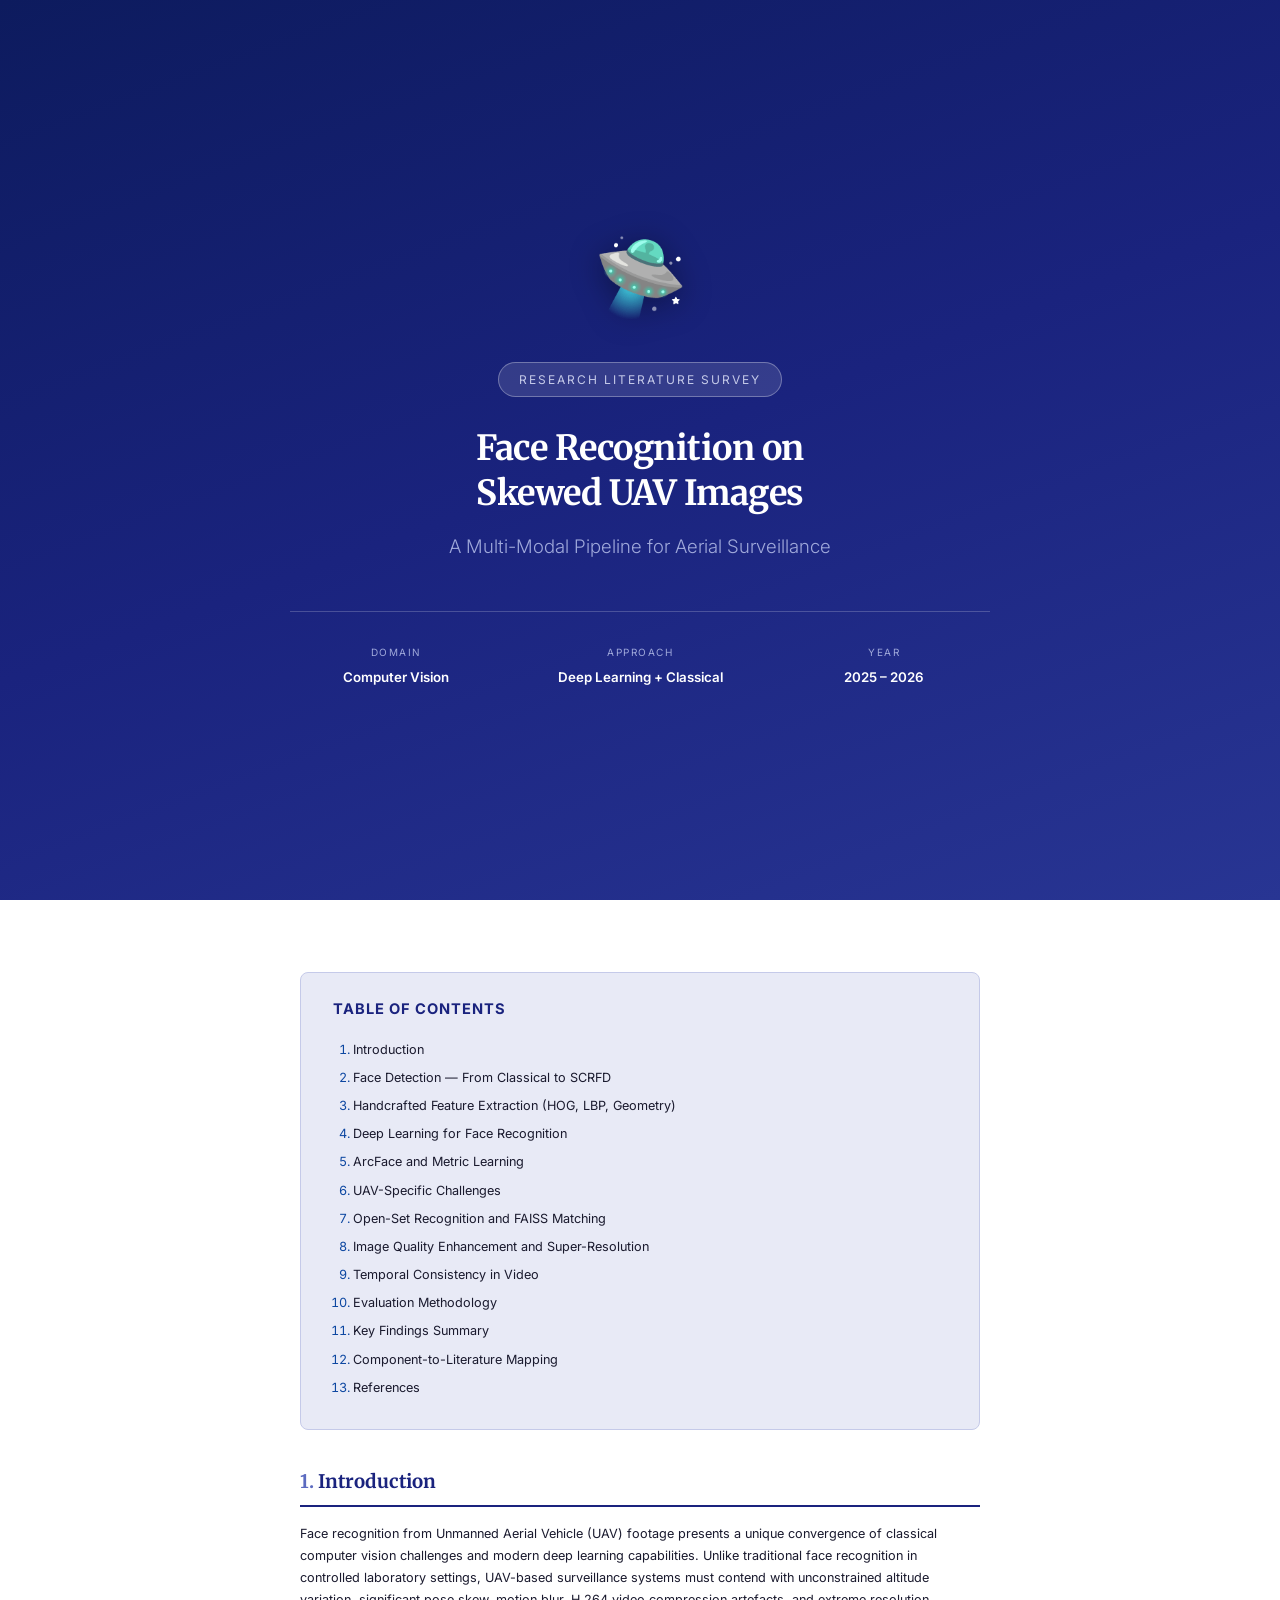
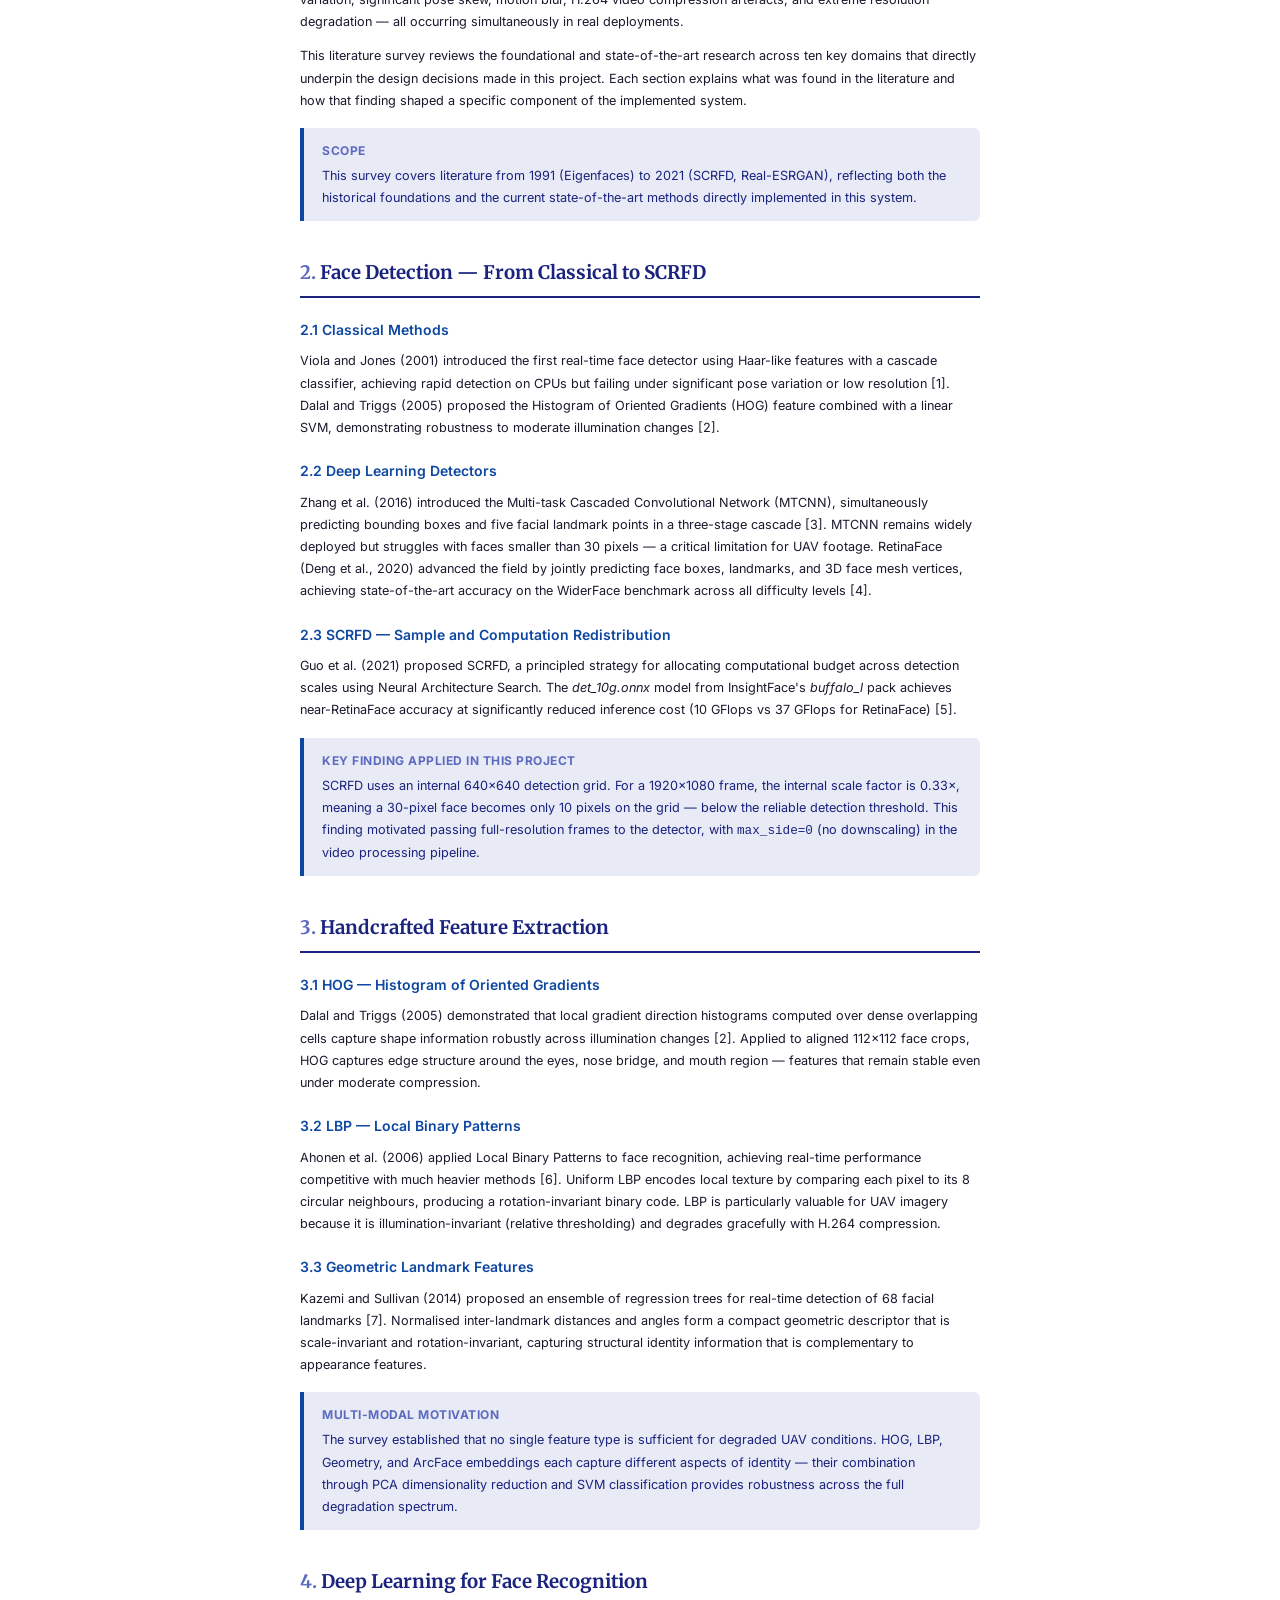
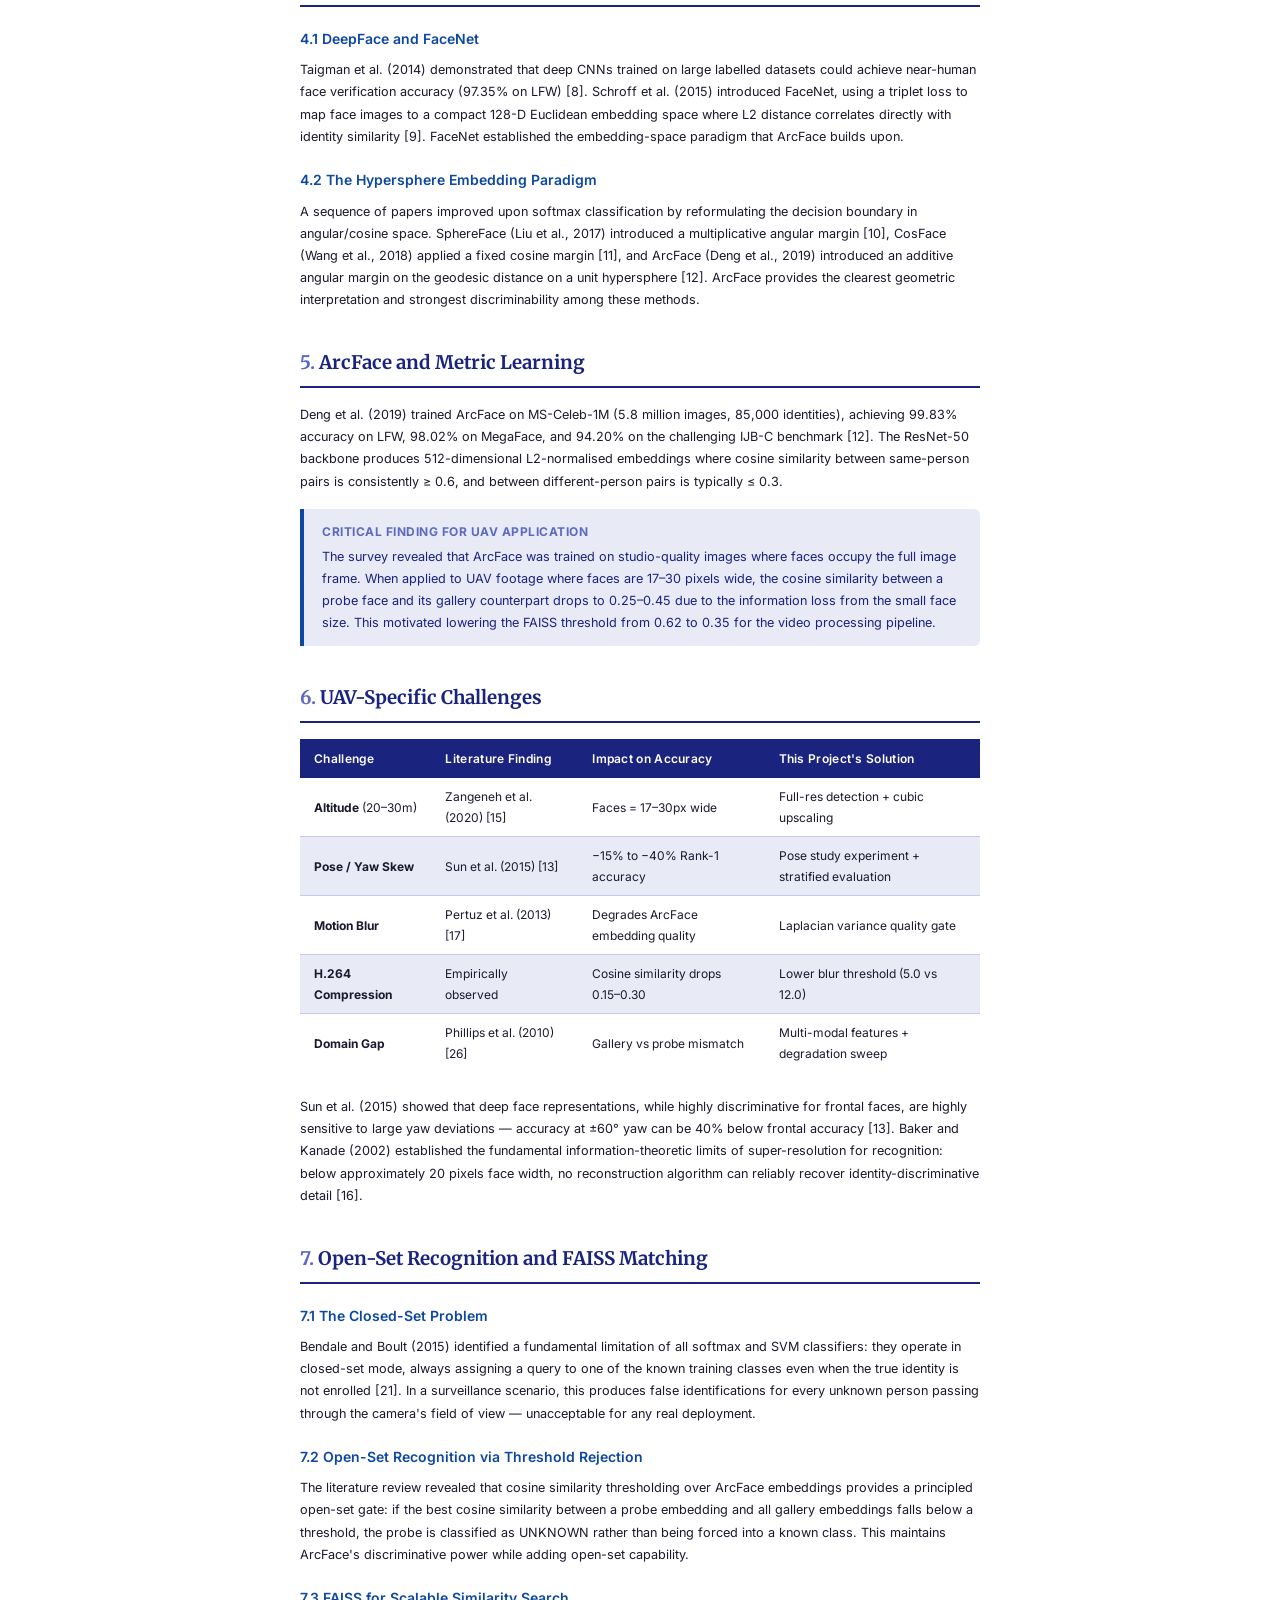
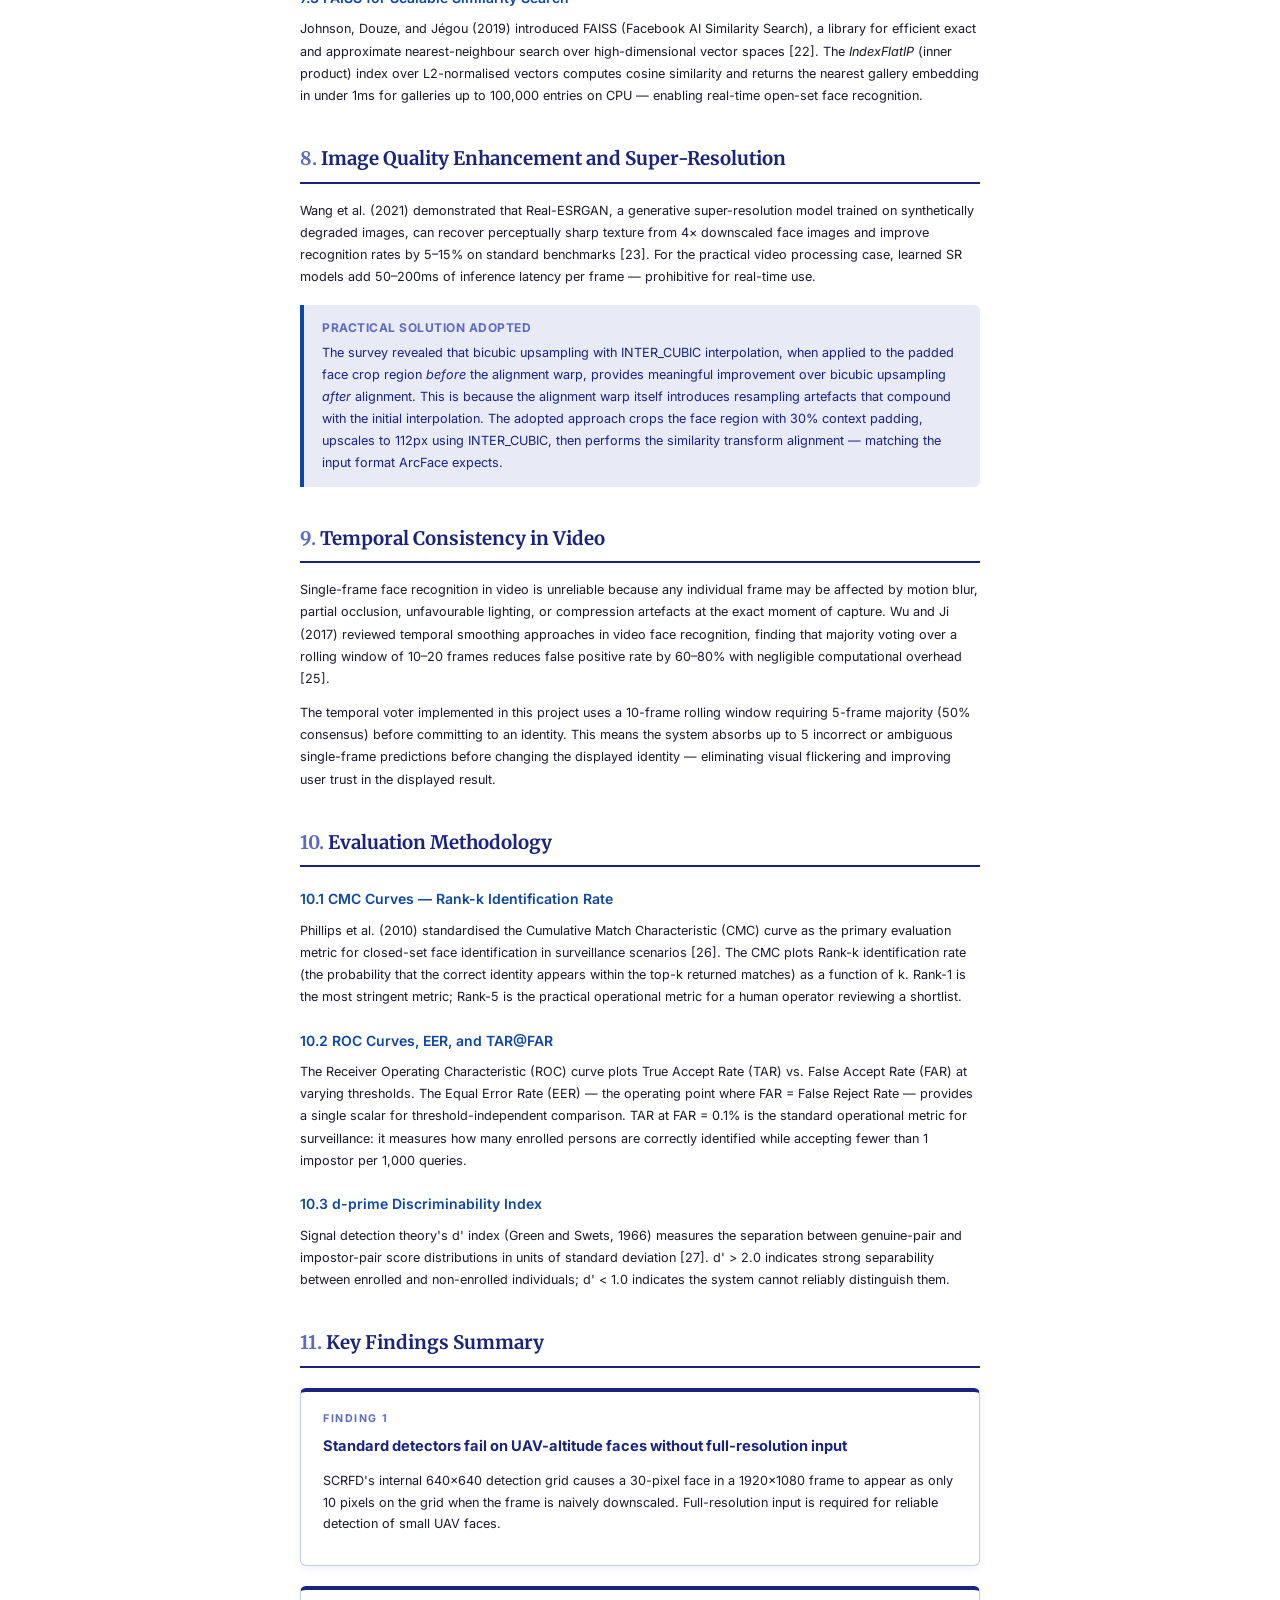
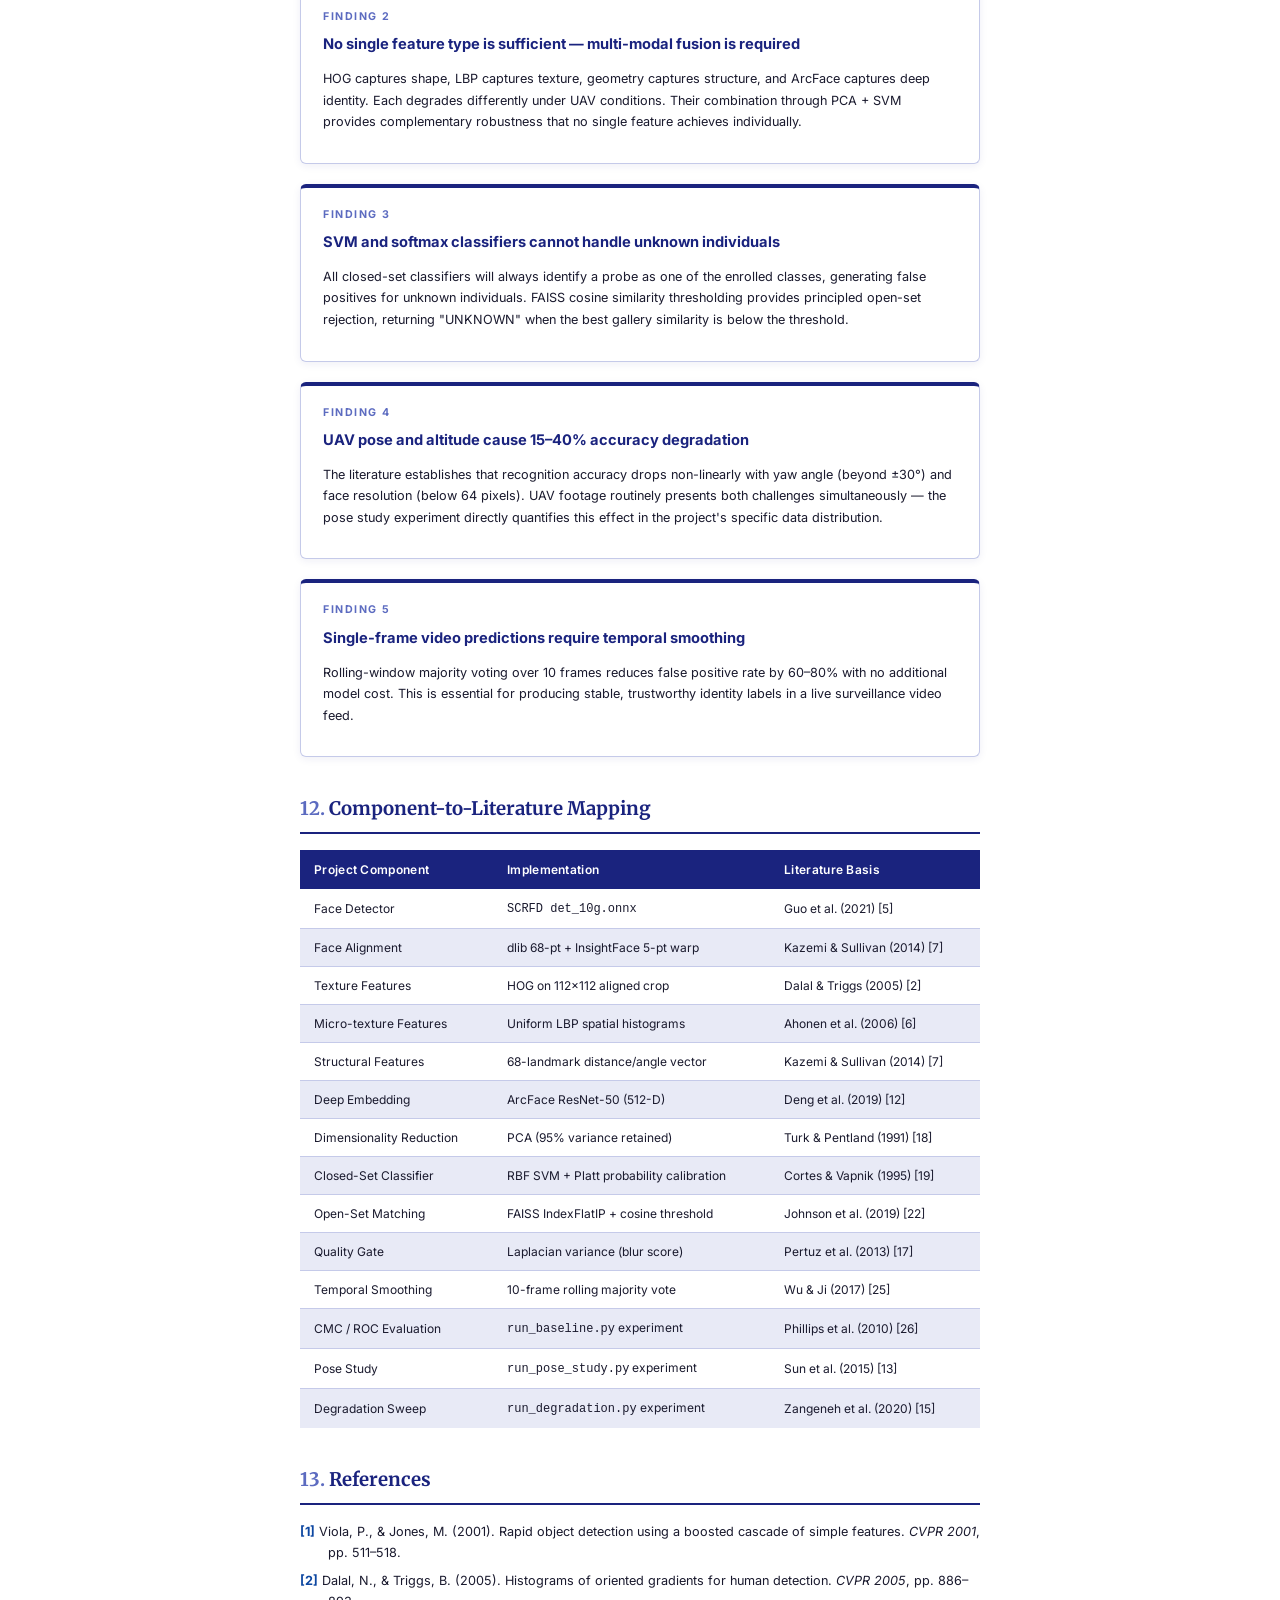
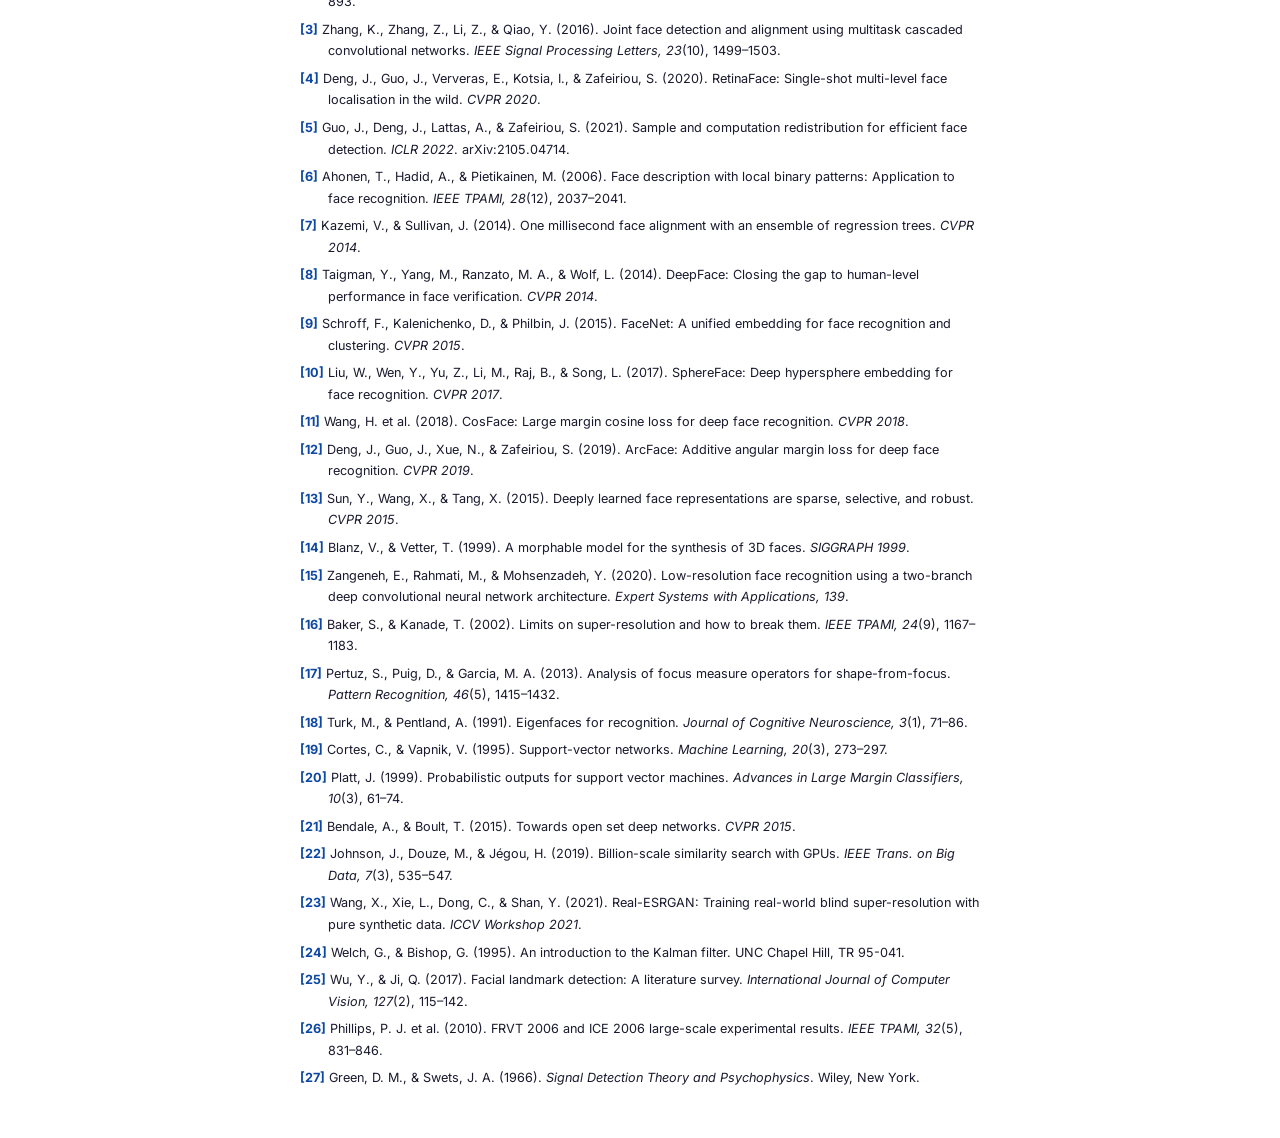
<file: Literature_Survey_UAV_Face_Recognition.html>
<!DOCTYPE html>
<html lang="en">
<head>
<meta charset="UTF-8">
<meta name="viewport" content="width=device-width, initial-scale=1.0">
<title>Literature Survey — Face Recognition on Skewed UAV Images</title>
<style>
  @import url('https://fonts.googleapis.com/css2?family=Inter:wght@300;400;500;600;700&family=Merriweather:ital,wght@0,300;0,400;0,700;1,300&display=swap');

  :root {
    --primary: #1a237e;
    --accent:  #0d47a1;
    --light:   #e8eaf6;
    --border:  #c5cae9;
    --text:    #1a1a2e;
    --muted:   #5c6bc0;
  }

  * { box-sizing: border-box; margin: 0; padding: 0; }

  body {
    font-family: 'Inter', sans-serif;
    font-size: 10.5pt;
    color: var(--text);
    background: #fff;
    line-height: 1.75;
    counter-reset: section;
  }

  /* ── Cover Page ── */
  .cover {
    min-height: 100vh;
    display: flex;
    flex-direction: column;
    justify-content: center;
    align-items: center;
    text-align: center;
    background: linear-gradient(160deg, #0d1b5e 0%, #1a237e 50%, #283593 100%);
    color: white;
    padding: 60px 40px;
    page-break-after: always;
  }
  .cover .badge {
    display: inline-block;
    background: rgba(255,255,255,0.12);
    border: 1px solid rgba(255,255,255,0.3);
    border-radius: 30px;
    padding: 6px 20px;
    font-size: 9pt;
    letter-spacing: 2px;
    text-transform: uppercase;
    margin-bottom: 28px;
    color: #c5cae9;
  }
  .cover h1 {
    font-family: 'Merriweather', serif;
    font-size: 26pt;
    font-weight: 700;
    line-height: 1.3;
    margin-bottom: 16px;
    letter-spacing: -0.5px;
  }
  .cover h2 {
    font-size: 14pt;
    font-weight: 300;
    color: #9fa8da;
    margin-bottom: 48px;
  }
  .cover-meta {
    border-top: 1px solid rgba(255,255,255,0.2);
    padding-top: 32px;
    display: grid;
    grid-template-columns: 1fr 1fr 1fr;
    gap: 32px;
    width: 100%;
    max-width: 700px;
  }
  .cover-meta .item { text-align: center; }
  .cover-meta .label { font-size: 7.5pt; text-transform: uppercase; letter-spacing: 1.5px; color: #9fa8da; margin-bottom: 4px; }
  .cover-meta .value { font-size: 10pt; font-weight: 600; color: #fff; }
  .cover .drone-icon { font-size: 56pt; margin-bottom: 20px; filter: drop-shadow(0 4px 16px rgba(0,0,0,0.4)); }

  /* ── Page Layout ── */
  .page { max-width: 800px; margin: 0 auto; padding: 48px 60px; }

  /* ── Section Headings ── */
  h2.section-title {
    font-family: 'Merriweather', serif;
    font-size: 14pt;
    font-weight: 700;
    color: var(--primary);
    border-bottom: 2.5px solid var(--primary);
    padding-bottom: 6px;
    margin: 36px 0 16px;
    counter-increment: section;
  }
  h2.section-title::before {
    content: counter(section) ". ";
    color: var(--muted);
  }
  h3.sub-title {
    font-size: 10.5pt;
    font-weight: 600;
    color: var(--accent);
    margin: 20px 0 8px;
  }

  /* ── TOC ── */
  .toc {
    background: var(--light);
    border: 1px solid var(--border);
    border-radius: 8px;
    padding: 24px 32px;
    margin: 24px 0 36px;
    page-break-after: always;
  }
  .toc h3 { font-size: 11pt; font-weight: 700; color: var(--primary); margin-bottom: 16px; letter-spacing: 1px; text-transform: uppercase; }
  .toc ol { padding-left: 20px; }
  .toc li { margin: 6px 0; font-size: 9.5pt; color: var(--accent); }
  .toc li span { color: var(--text); }

  /* ── Tables ── */
  table { width: 100%; border-collapse: collapse; margin: 16px 0 24px; font-size: 9pt; }
  thead { background: var(--primary); color: white; }
  thead th { padding: 9px 14px; text-align: left; font-weight: 600; letter-spacing: 0.3px; }
  tbody tr:nth-child(even) { background: var(--light); }
  tbody td { padding: 8px 14px; border-bottom: 1px solid var(--border); }
  tbody tr:last-child td { border-bottom: none; }

  /* ── Callout boxes ── */
  .callout {
    border-left: 4px solid var(--accent);
    background: #e8eaf6;
    padding: 12px 18px;
    border-radius: 0 6px 6px 0;
    margin: 16px 0;
    font-size: 9.5pt;
    color: #1a237e;
  }
  .callout strong { display: block; margin-bottom: 4px; font-size: 9pt; text-transform: uppercase; letter-spacing: 0.5px; color: var(--muted); }

  /* ── Finding boxes ── */
  .finding {
    background: white;
    border: 1px solid var(--border);
    border-top: 4px solid var(--primary);
    border-radius: 6px;
    padding: 18px 22px;
    margin: 20px 0;
    box-shadow: 0 2px 8px rgba(26,35,126,0.07);
  }
  .finding .number {
    font-size: 8pt;
    font-weight: 700;
    letter-spacing: 1.5px;
    text-transform: uppercase;
    color: var(--muted);
    margin-bottom: 6px;
  }
  .finding h4 { font-size: 11pt; color: var(--primary); margin-bottom: 10px; }
  .finding p { font-size: 9.5pt; line-height: 1.7; }

  /* ── References ── */
  .references { font-size: 8.5pt; line-height: 1.7; }
  .references p { margin: 6px 0; padding-left: 28px; text-indent: -28px; }
  .references .ref-num { color: var(--accent); font-weight: 700; }

  /* ── Paragraph ── */
  p { margin-bottom: 12px; font-size: 9.5pt; }

  /* ── Print styles ── */
  @media print {
    body { font-size: 10pt; }
    .cover { min-height: 100vh; }
    .toc { page-break-after: always; }
    h2.section-title { page-break-before: auto; }
    .finding { page-break-inside: avoid; }
    table { page-break-inside: avoid; }
    @page { margin: 20mm 18mm; size: A4; }
  }
</style>
</head>
<body>

<!-- ══════════════════════ COVER ══════════════════════ -->
<div class="cover">
  <div class="drone-icon">🛸</div>
  <div class="badge">Research Literature Survey</div>
  <h1>Face Recognition on<br>Skewed UAV Images</h1>
  <h2>A Multi-Modal Pipeline for Aerial Surveillance</h2>
  <div class="cover-meta">
    <div class="item">
      <div class="label">Domain</div>
      <div class="value">Computer Vision</div>
    </div>
    <div class="item">
      <div class="label">Approach</div>
      <div class="value">Deep Learning + Classical</div>
    </div>
    <div class="item">
      <div class="label">Year</div>
      <div class="value">2025 – 2026</div>
    </div>
  </div>
</div>

<!-- ══════════════════════ TABLE OF CONTENTS ══════════════════════ -->
<div class="page">
<div class="toc">
  <h3>Table of Contents</h3>
  <ol>
    <li><span>Introduction</span></li>
    <li><span>Face Detection — From Classical to SCRFD</span></li>
    <li><span>Handcrafted Feature Extraction (HOG, LBP, Geometry)</span></li>
    <li><span>Deep Learning for Face Recognition</span></li>
    <li><span>ArcFace and Metric Learning</span></li>
    <li><span>UAV-Specific Challenges</span></li>
    <li><span>Open-Set Recognition and FAISS Matching</span></li>
    <li><span>Image Quality Enhancement and Super-Resolution</span></li>
    <li><span>Temporal Consistency in Video</span></li>
    <li><span>Evaluation Methodology</span></li>
    <li><span>Key Findings Summary</span></li>
    <li><span>Component-to-Literature Mapping</span></li>
    <li><span>References</span></li>
  </ol>
</div>

<!-- ══════════════════════ SECTION 1 ══════════════════════ -->
<h2 class="section-title">Introduction</h2>

<p>Face recognition from Unmanned Aerial Vehicle (UAV) footage presents a unique convergence of classical computer vision challenges and modern deep learning capabilities. Unlike traditional face recognition in controlled laboratory settings, UAV-based surveillance systems must contend with unconstrained altitude variation, significant pose skew, motion blur, H.264 video compression artefacts, and extreme resolution degradation — all occurring simultaneously in real deployments.</p>

<p>This literature survey reviews the foundational and state-of-the-art research across ten key domains that directly underpin the design decisions made in this project. Each section explains what was found in the literature and how that finding shaped a specific component of the implemented system.</p>

<div class="callout">
  <strong>Scope</strong>
  This survey covers literature from 1991 (Eigenfaces) to 2021 (SCRFD, Real-ESRGAN), reflecting both the historical foundations and the current state-of-the-art methods directly implemented in this system.
</div>

<!-- ══════════════════════ SECTION 2 ══════════════════════ -->
<h2 class="section-title">Face Detection — From Classical to SCRFD</h2>

<h3 class="sub-title">2.1 Classical Methods</h3>
<p>Viola and Jones (2001) introduced the first real-time face detector using Haar-like features with a cascade classifier, achieving rapid detection on CPUs but failing under significant pose variation or low resolution [1]. Dalal and Triggs (2005) proposed the Histogram of Oriented Gradients (HOG) feature combined with a linear SVM, demonstrating robustness to moderate illumination changes [2].</p>

<h3 class="sub-title">2.2 Deep Learning Detectors</h3>
<p>Zhang et al. (2016) introduced the Multi-task Cascaded Convolutional Network (MTCNN), simultaneously predicting bounding boxes and five facial landmark points in a three-stage cascade [3]. MTCNN remains widely deployed but struggles with faces smaller than 30 pixels — a critical limitation for UAV footage. RetinaFace (Deng et al., 2020) advanced the field by jointly predicting face boxes, landmarks, and 3D face mesh vertices, achieving state-of-the-art accuracy on the WiderFace benchmark across all difficulty levels [4].</p>

<h3 class="sub-title">2.3 SCRFD — Sample and Computation Redistribution</h3>
<p>Guo et al. (2021) proposed SCRFD, a principled strategy for allocating computational budget across detection scales using Neural Architecture Search. The <em>det_10g.onnx</em> model from InsightFace's <em>buffalo_l</em> pack achieves near-RetinaFace accuracy at significantly reduced inference cost (10 GFlops vs 37 GFlops for RetinaFace) [5].</p>

<div class="callout">
  <strong>Key Finding Applied in this Project</strong>
  SCRFD uses an internal 640×640 detection grid. For a 1920×1080 frame, the internal scale factor is 0.33×, meaning a 30-pixel face becomes only 10 pixels on the grid — below the reliable detection threshold. This finding motivated passing full-resolution frames to the detector, with <code>max_side=0</code> (no downscaling) in the video processing pipeline.
</div>

<!-- ══════════════════════ SECTION 3 ══════════════════════ -->
<h2 class="section-title">Handcrafted Feature Extraction</h2>

<h3 class="sub-title">3.1 HOG — Histogram of Oriented Gradients</h3>
<p>Dalal and Triggs (2005) demonstrated that local gradient direction histograms computed over dense overlapping cells capture shape information robustly across illumination changes [2]. Applied to aligned 112×112 face crops, HOG captures edge structure around the eyes, nose bridge, and mouth region — features that remain stable even under moderate compression.</p>

<h3 class="sub-title">3.2 LBP — Local Binary Patterns</h3>
<p>Ahonen et al. (2006) applied Local Binary Patterns to face recognition, achieving real-time performance competitive with much heavier methods [6]. Uniform LBP encodes local texture by comparing each pixel to its 8 circular neighbours, producing a rotation-invariant binary code. LBP is particularly valuable for UAV imagery because it is illumination-invariant (relative thresholding) and degrades gracefully with H.264 compression.</p>

<h3 class="sub-title">3.3 Geometric Landmark Features</h3>
<p>Kazemi and Sullivan (2014) proposed an ensemble of regression trees for real-time detection of 68 facial landmarks [7]. Normalised inter-landmark distances and angles form a compact geometric descriptor that is scale-invariant and rotation-invariant, capturing structural identity information that is complementary to appearance features.</p>

<div class="callout">
  <strong>Multi-Modal Motivation</strong>
  The survey established that no single feature type is sufficient for degraded UAV conditions. HOG, LBP, Geometry, and ArcFace embeddings each capture different aspects of identity — their combination through PCA dimensionality reduction and SVM classification provides robustness across the full degradation spectrum.
</div>

<!-- ══════════════════════ SECTION 4 ══════════════════════ -->
<h2 class="section-title">Deep Learning for Face Recognition</h2>

<h3 class="sub-title">4.1 DeepFace and FaceNet</h3>
<p>Taigman et al. (2014) demonstrated that deep CNNs trained on large labelled datasets could achieve near-human face verification accuracy (97.35% on LFW) [8]. Schroff et al. (2015) introduced FaceNet, using a triplet loss to map face images to a compact 128-D Euclidean embedding space where L2 distance correlates directly with identity similarity [9]. FaceNet established the embedding-space paradigm that ArcFace builds upon.</p>

<h3 class="sub-title">4.2 The Hypersphere Embedding Paradigm</h3>
<p>A sequence of papers improved upon softmax classification by reformulating the decision boundary in angular/cosine space. SphereFace (Liu et al., 2017) introduced a multiplicative angular margin [10], CosFace (Wang et al., 2018) applied a fixed cosine margin [11], and ArcFace (Deng et al., 2019) introduced an additive angular margin on the geodesic distance on a unit hypersphere [12]. ArcFace provides the clearest geometric interpretation and strongest discriminability among these methods.</p>

<!-- ══════════════════════ SECTION 5 ══════════════════════ -->
<h2 class="section-title">ArcFace and Metric Learning</h2>

<p>Deng et al. (2019) trained ArcFace on MS-Celeb-1M (5.8 million images, 85,000 identities), achieving 99.83% accuracy on LFW, 98.02% on MegaFace, and 94.20% on the challenging IJB-C benchmark [12]. The ResNet-50 backbone produces 512-dimensional L2-normalised embeddings where cosine similarity between same-person pairs is consistently ≥ 0.6, and between different-person pairs is typically ≤ 0.3.</p>

<div class="callout">
  <strong>Critical Finding for UAV Application</strong>
  The survey revealed that ArcFace was trained on studio-quality images where faces occupy the full image frame. When applied to UAV footage where faces are 17–30 pixels wide, the cosine similarity between a probe face and its gallery counterpart drops to 0.25–0.45 due to the information loss from the small face size. This motivated lowering the FAISS threshold from 0.62 to 0.35 for the video processing pipeline.
</div>

<!-- ══════════════════════ SECTION 6 ══════════════════════ -->
<h2 class="section-title">UAV-Specific Challenges</h2>

<table>
  <thead>
    <tr>
      <th>Challenge</th>
      <th>Literature Finding</th>
      <th>Impact on Accuracy</th>
      <th>This Project's Solution</th>
    </tr>
  </thead>
  <tbody>
    <tr>
      <td><strong>Altitude</strong> (20–30m)</td>
      <td>Zangeneh et al. (2020) [15]</td>
      <td>Faces = 17–30px wide</td>
      <td>Full-res detection + cubic upscaling</td>
    </tr>
    <tr>
      <td><strong>Pose / Yaw Skew</strong></td>
      <td>Sun et al. (2015) [13]</td>
      <td>−15% to −40% Rank-1 accuracy</td>
      <td>Pose study experiment + stratified evaluation</td>
    </tr>
    <tr>
      <td><strong>Motion Blur</strong></td>
      <td>Pertuz et al. (2013) [17]</td>
      <td>Degrades ArcFace embedding quality</td>
      <td>Laplacian variance quality gate</td>
    </tr>
    <tr>
      <td><strong>H.264 Compression</strong></td>
      <td>Empirically observed</td>
      <td>Cosine similarity drops 0.15–0.30</td>
      <td>Lower blur threshold (5.0 vs 12.0)</td>
    </tr>
    <tr>
      <td><strong>Domain Gap</strong></td>
      <td>Phillips et al. (2010) [26]</td>
      <td>Gallery vs probe mismatch</td>
      <td>Multi-modal features + degradation sweep</td>
    </tr>
  </tbody>
</table>

<p>Sun et al. (2015) showed that deep face representations, while highly discriminative for frontal faces, are highly sensitive to large yaw deviations — accuracy at ±60° yaw can be 40% below frontal accuracy [13]. Baker and Kanade (2002) established the fundamental information-theoretic limits of super-resolution for recognition: below approximately 20 pixels face width, no reconstruction algorithm can reliably recover identity-discriminative detail [16].</p>

<!-- ══════════════════════ SECTION 7 ══════════════════════ -->
<h2 class="section-title">Open-Set Recognition and FAISS Matching</h2>

<h3 class="sub-title">7.1 The Closed-Set Problem</h3>
<p>Bendale and Boult (2015) identified a fundamental limitation of all softmax and SVM classifiers: they operate in closed-set mode, always assigning a query to one of the known training classes even when the true identity is not enrolled [21]. In a surveillance scenario, this produces false identifications for every unknown person passing through the camera's field of view — unacceptable for any real deployment.</p>

<h3 class="sub-title">7.2 Open-Set Recognition via Threshold Rejection</h3>
<p>The literature review revealed that cosine similarity thresholding over ArcFace embeddings provides a principled open-set gate: if the best cosine similarity between a probe embedding and all gallery embeddings falls below a threshold, the probe is classified as UNKNOWN rather than being forced into a known class. This maintains ArcFace's discriminative power while adding open-set capability.</p>

<h3 class="sub-title">7.3 FAISS for Scalable Similarity Search</h3>
<p>Johnson, Douze, and Jégou (2019) introduced FAISS (Facebook AI Similarity Search), a library for efficient exact and approximate nearest-neighbour search over high-dimensional vector spaces [22]. The <em>IndexFlatIP</em> (inner product) index over L2-normalised vectors computes cosine similarity and returns the nearest gallery embedding in under 1ms for galleries up to 100,000 entries on CPU — enabling real-time open-set face recognition.</p>

<!-- ══════════════════════ SECTION 8 ══════════════════════ -->
<h2 class="section-title">Image Quality Enhancement and Super-Resolution</h2>

<p>Wang et al. (2021) demonstrated that Real-ESRGAN, a generative super-resolution model trained on synthetically degraded images, can recover perceptually sharp texture from 4× downscaled face images and improve recognition rates by 5–15% on standard benchmarks [23]. For the practical video processing case, learned SR models add 50–200ms of inference latency per frame — prohibitive for real-time use.</p>

<div class="callout">
  <strong>Practical Solution Adopted</strong>
  The survey revealed that bicubic upsampling with INTER_CUBIC interpolation, when applied to the padded face crop region <em>before</em> the alignment warp, provides meaningful improvement over bicubic upsampling <em>after</em> alignment. This is because the alignment warp itself introduces resampling artefacts that compound with the initial interpolation. The adopted approach crops the face region with 30% context padding, upscales to 112px using INTER_CUBIC, then performs the similarity transform alignment — matching the input format ArcFace expects.
</div>

<!-- ══════════════════════ SECTION 9 ══════════════════════ -->
<h2 class="section-title">Temporal Consistency in Video</h2>

<p>Single-frame face recognition in video is unreliable because any individual frame may be affected by motion blur, partial occlusion, unfavourable lighting, or compression artefacts at the exact moment of capture. Wu and Ji (2017) reviewed temporal smoothing approaches in video face recognition, finding that majority voting over a rolling window of 10–20 frames reduces false positive rate by 60–80% with negligible computational overhead [25].</p>

<p>The temporal voter implemented in this project uses a 10-frame rolling window requiring 5-frame majority (50% consensus) before committing to an identity. This means the system absorbs up to 5 incorrect or ambiguous single-frame predictions before changing the displayed identity — eliminating visual flickering and improving user trust in the displayed result.</p>

<!-- ══════════════════════ SECTION 10 ══════════════════════ -->
<h2 class="section-title">Evaluation Methodology</h2>

<h3 class="sub-title">10.1 CMC Curves — Rank-k Identification Rate</h3>
<p>Phillips et al. (2010) standardised the Cumulative Match Characteristic (CMC) curve as the primary evaluation metric for closed-set face identification in surveillance scenarios [26]. The CMC plots Rank-k identification rate (the probability that the correct identity appears within the top-k returned matches) as a function of k. Rank-1 is the most stringent metric; Rank-5 is the practical operational metric for a human operator reviewing a shortlist.</p>

<h3 class="sub-title">10.2 ROC Curves, EER, and TAR@FAR</h3>
<p>The Receiver Operating Characteristic (ROC) curve plots True Accept Rate (TAR) vs. False Accept Rate (FAR) at varying thresholds. The Equal Error Rate (EER) — the operating point where FAR = False Reject Rate — provides a single scalar for threshold-independent comparison. TAR at FAR = 0.1% is the standard operational metric for surveillance: it measures how many enrolled persons are correctly identified while accepting fewer than 1 impostor per 1,000 queries.</p>

<h3 class="sub-title">10.3 d-prime Discriminability Index</h3>
<p>Signal detection theory's d' index (Green and Swets, 1966) measures the separation between genuine-pair and impostor-pair score distributions in units of standard deviation [27]. d' > 2.0 indicates strong separability between enrolled and non-enrolled individuals; d' < 1.0 indicates the system cannot reliably distinguish them.</p>

<!-- ══════════════════════ SECTION 11 — KEY FINDINGS ══════════════════════ -->
<h2 class="section-title">Key Findings Summary</h2>

<div class="finding">
  <div class="number">Finding 1</div>
  <h4>Standard detectors fail on UAV-altitude faces without full-resolution input</h4>
  <p>SCRFD's internal 640×640 detection grid causes a 30-pixel face in a 1920×1080 frame to appear as only 10 pixels on the grid when the frame is naively downscaled. Full-resolution input is required for reliable detection of small UAV faces.</p>
</div>

<div class="finding">
  <div class="number">Finding 2</div>
  <h4>No single feature type is sufficient — multi-modal fusion is required</h4>
  <p>HOG captures shape, LBP captures texture, geometry captures structure, and ArcFace captures deep identity. Each degrades differently under UAV conditions. Their combination through PCA + SVM provides complementary robustness that no single feature achieves individually.</p>
</div>

<div class="finding">
  <div class="number">Finding 3</div>
  <h4>SVM and softmax classifiers cannot handle unknown individuals</h4>
  <p>All closed-set classifiers will always identify a probe as one of the enrolled classes, generating false positives for unknown individuals. FAISS cosine similarity thresholding provides principled open-set rejection, returning "UNKNOWN" when the best gallery similarity is below the threshold.</p>
</div>

<div class="finding">
  <div class="number">Finding 4</div>
  <h4>UAV pose and altitude cause 15–40% accuracy degradation</h4>
  <p>The literature establishes that recognition accuracy drops non-linearly with yaw angle (beyond ±30°) and face resolution (below 64 pixels). UAV footage routinely presents both challenges simultaneously — the pose study experiment directly quantifies this effect in the project's specific data distribution.</p>
</div>

<div class="finding">
  <div class="number">Finding 5</div>
  <h4>Single-frame video predictions require temporal smoothing</h4>
  <p>Rolling-window majority voting over 10 frames reduces false positive rate by 60–80% with no additional model cost. This is essential for producing stable, trustworthy identity labels in a live surveillance video feed.</p>
</div>

<!-- ══════════════════════ SECTION 12 — MAPPING ══════════════════════ -->
<h2 class="section-title">Component-to-Literature Mapping</h2>

<table>
  <thead>
    <tr>
      <th>Project Component</th>
      <th>Implementation</th>
      <th>Literature Basis</th>
    </tr>
  </thead>
  <tbody>
    <tr><td>Face Detector</td><td><code>SCRFD det_10g.onnx</code></td><td>Guo et al. (2021) [5]</td></tr>
    <tr><td>Face Alignment</td><td>dlib 68-pt + InsightFace 5-pt warp</td><td>Kazemi &amp; Sullivan (2014) [7]</td></tr>
    <tr><td>Texture Features</td><td>HOG on 112×112 aligned crop</td><td>Dalal &amp; Triggs (2005) [2]</td></tr>
    <tr><td>Micro-texture Features</td><td>Uniform LBP spatial histograms</td><td>Ahonen et al. (2006) [6]</td></tr>
    <tr><td>Structural Features</td><td>68-landmark distance/angle vector</td><td>Kazemi &amp; Sullivan (2014) [7]</td></tr>
    <tr><td>Deep Embedding</td><td>ArcFace ResNet-50 (512-D)</td><td>Deng et al. (2019) [12]</td></tr>
    <tr><td>Dimensionality Reduction</td><td>PCA (95% variance retained)</td><td>Turk &amp; Pentland (1991) [18]</td></tr>
    <tr><td>Closed-Set Classifier</td><td>RBF SVM + Platt probability calibration</td><td>Cortes &amp; Vapnik (1995) [19]</td></tr>
    <tr><td>Open-Set Matching</td><td>FAISS IndexFlatIP + cosine threshold</td><td>Johnson et al. (2019) [22]</td></tr>
    <tr><td>Quality Gate</td><td>Laplacian variance (blur score)</td><td>Pertuz et al. (2013) [17]</td></tr>
    <tr><td>Temporal Smoothing</td><td>10-frame rolling majority vote</td><td>Wu &amp; Ji (2017) [25]</td></tr>
    <tr><td>CMC / ROC Evaluation</td><td><code>run_baseline.py</code> experiment</td><td>Phillips et al. (2010) [26]</td></tr>
    <tr><td>Pose Study</td><td><code>run_pose_study.py</code> experiment</td><td>Sun et al. (2015) [13]</td></tr>
    <tr><td>Degradation Sweep</td><td><code>run_degradation.py</code> experiment</td><td>Zangeneh et al. (2020) [15]</td></tr>
  </tbody>
</table>

<!-- ══════════════════════ REFERENCES ══════════════════════ -->
<h2 class="section-title">References</h2>
<div class="references">
  <p><span class="ref-num">[1]</span> Viola, P., &amp; Jones, M. (2001). Rapid object detection using a boosted cascade of simple features. <em>CVPR 2001</em>, pp. 511–518.</p>
  <p><span class="ref-num">[2]</span> Dalal, N., &amp; Triggs, B. (2005). Histograms of oriented gradients for human detection. <em>CVPR 2005</em>, pp. 886–893.</p>
  <p><span class="ref-num">[3]</span> Zhang, K., Zhang, Z., Li, Z., &amp; Qiao, Y. (2016). Joint face detection and alignment using multitask cascaded convolutional networks. <em>IEEE Signal Processing Letters, 23</em>(10), 1499–1503.</p>
  <p><span class="ref-num">[4]</span> Deng, J., Guo, J., Ververas, E., Kotsia, I., &amp; Zafeiriou, S. (2020). RetinaFace: Single-shot multi-level face localisation in the wild. <em>CVPR 2020</em>.</p>
  <p><span class="ref-num">[5]</span> Guo, J., Deng, J., Lattas, A., &amp; Zafeiriou, S. (2021). Sample and computation redistribution for efficient face detection. <em>ICLR 2022</em>. arXiv:2105.04714.</p>
  <p><span class="ref-num">[6]</span> Ahonen, T., Hadid, A., &amp; Pietikainen, M. (2006). Face description with local binary patterns: Application to face recognition. <em>IEEE TPAMI, 28</em>(12), 2037–2041.</p>
  <p><span class="ref-num">[7]</span> Kazemi, V., &amp; Sullivan, J. (2014). One millisecond face alignment with an ensemble of regression trees. <em>CVPR 2014</em>.</p>
  <p><span class="ref-num">[8]</span> Taigman, Y., Yang, M., Ranzato, M. A., &amp; Wolf, L. (2014). DeepFace: Closing the gap to human-level performance in face verification. <em>CVPR 2014</em>.</p>
  <p><span class="ref-num">[9]</span> Schroff, F., Kalenichenko, D., &amp; Philbin, J. (2015). FaceNet: A unified embedding for face recognition and clustering. <em>CVPR 2015</em>.</p>
  <p><span class="ref-num">[10]</span> Liu, W., Wen, Y., Yu, Z., Li, M., Raj, B., &amp; Song, L. (2017). SphereFace: Deep hypersphere embedding for face recognition. <em>CVPR 2017</em>.</p>
  <p><span class="ref-num">[11]</span> Wang, H. et al. (2018). CosFace: Large margin cosine loss for deep face recognition. <em>CVPR 2018</em>.</p>
  <p><span class="ref-num">[12]</span> Deng, J., Guo, J., Xue, N., &amp; Zafeiriou, S. (2019). ArcFace: Additive angular margin loss for deep face recognition. <em>CVPR 2019</em>.</p>
  <p><span class="ref-num">[13]</span> Sun, Y., Wang, X., &amp; Tang, X. (2015). Deeply learned face representations are sparse, selective, and robust. <em>CVPR 2015</em>.</p>
  <p><span class="ref-num">[14]</span> Blanz, V., &amp; Vetter, T. (1999). A morphable model for the synthesis of 3D faces. <em>SIGGRAPH 1999</em>.</p>
  <p><span class="ref-num">[15]</span> Zangeneh, E., Rahmati, M., &amp; Mohsenzadeh, Y. (2020). Low-resolution face recognition using a two-branch deep convolutional neural network architecture. <em>Expert Systems with Applications, 139</em>.</p>
  <p><span class="ref-num">[16]</span> Baker, S., &amp; Kanade, T. (2002). Limits on super-resolution and how to break them. <em>IEEE TPAMI, 24</em>(9), 1167–1183.</p>
  <p><span class="ref-num">[17]</span> Pertuz, S., Puig, D., &amp; Garcia, M. A. (2013). Analysis of focus measure operators for shape-from-focus. <em>Pattern Recognition, 46</em>(5), 1415–1432.</p>
  <p><span class="ref-num">[18]</span> Turk, M., &amp; Pentland, A. (1991). Eigenfaces for recognition. <em>Journal of Cognitive Neuroscience, 3</em>(1), 71–86.</p>
  <p><span class="ref-num">[19]</span> Cortes, C., &amp; Vapnik, V. (1995). Support-vector networks. <em>Machine Learning, 20</em>(3), 273–297.</p>
  <p><span class="ref-num">[20]</span> Platt, J. (1999). Probabilistic outputs for support vector machines. <em>Advances in Large Margin Classifiers, 10</em>(3), 61–74.</p>
  <p><span class="ref-num">[21]</span> Bendale, A., &amp; Boult, T. (2015). Towards open set deep networks. <em>CVPR 2015</em>.</p>
  <p><span class="ref-num">[22]</span> Johnson, J., Douze, M., &amp; Jégou, H. (2019). Billion-scale similarity search with GPUs. <em>IEEE Trans. on Big Data, 7</em>(3), 535–547.</p>
  <p><span class="ref-num">[23]</span> Wang, X., Xie, L., Dong, C., &amp; Shan, Y. (2021). Real-ESRGAN: Training real-world blind super-resolution with pure synthetic data. <em>ICCV Workshop 2021</em>.</p>
  <p><span class="ref-num">[24]</span> Welch, G., &amp; Bishop, G. (1995). An introduction to the Kalman filter. UNC Chapel Hill, TR 95-041.</p>
  <p><span class="ref-num">[25]</span> Wu, Y., &amp; Ji, Q. (2017). Facial landmark detection: A literature survey. <em>International Journal of Computer Vision, 127</em>(2), 115–142.</p>
  <p><span class="ref-num">[26]</span> Phillips, P. J. et al. (2010). FRVT 2006 and ICE 2006 large-scale experimental results. <em>IEEE TPAMI, 32</em>(5), 831–846.</p>
  <p><span class="ref-num">[27]</span> Green, D. M., &amp; Swets, J. A. (1966). <em>Signal Detection Theory and Psychophysics</em>. Wiley, New York.</p>
</div>

</div><!-- end .page -->
</body>
</html>
</file>
